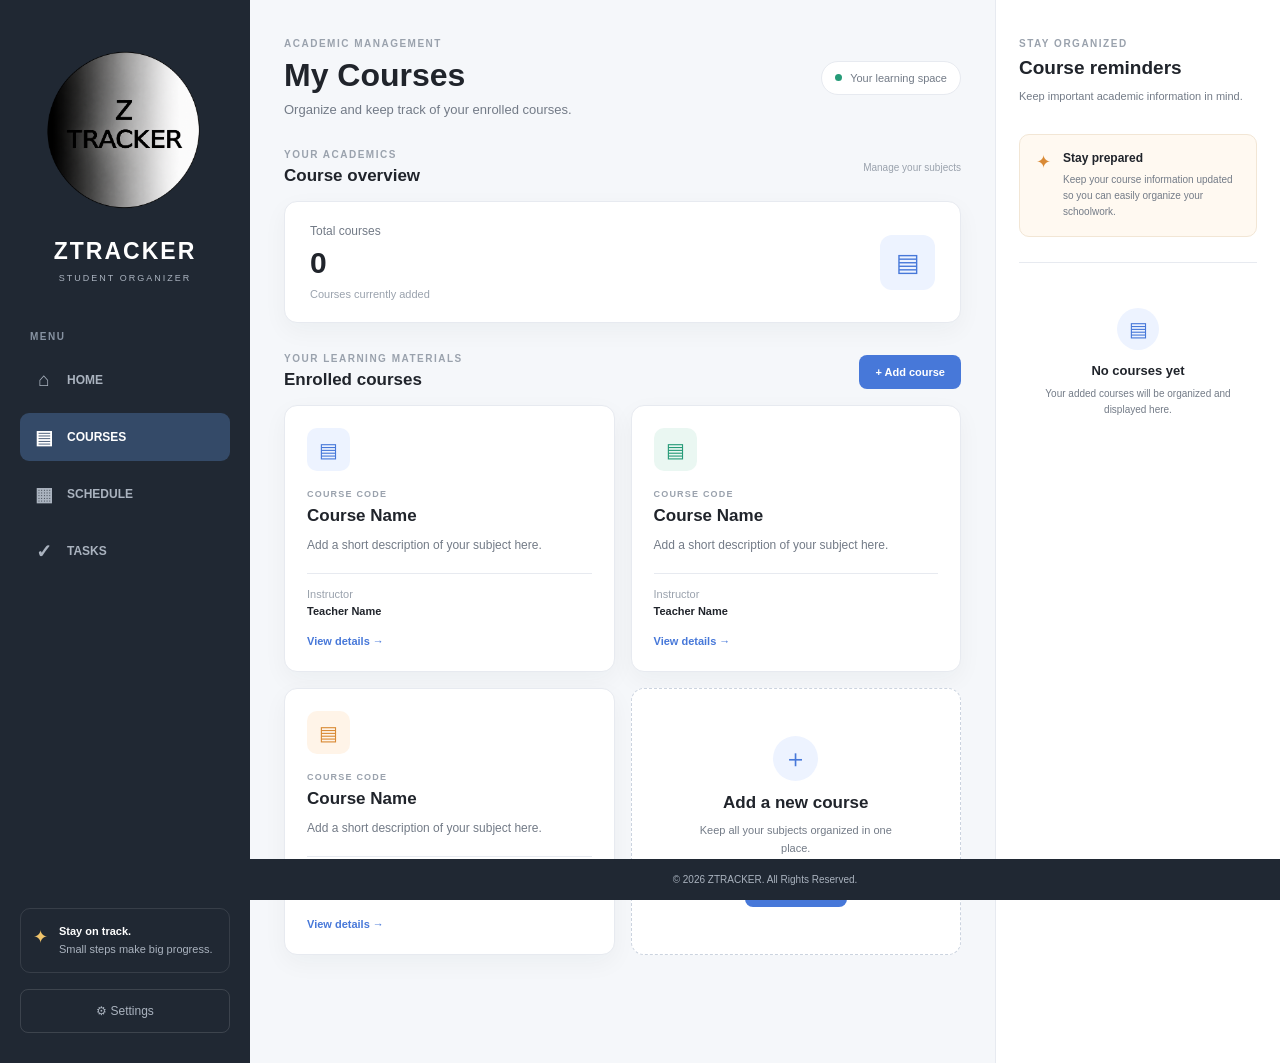
<file: Courses.html>
<!DOCTYPE html>
<html lang="en">
<head>
    <meta charset="UTF-8">
    <meta name="viewport" content="width=device-width, initial-scale=1.0">
    <title>ZTRACKER | Courses</title>

    <link rel="icon" type="image/png" href="ASSETS/LogoZTRACKER.png">
    <link rel="stylesheet" href="CSS/courses.css">
</head>

<body>
    <div class="dashboard">

        <!-- LEFT SIDEBAR -->
        <aside class="sidebar">

            <div class="Logo">
                <img src="ASSETS/LogoZTRACKER.png" alt="ZTRACKER Logo">
                <h1>ZTRACKER</h1>
                <span class="logo-subtitle">STUDENT ORGANIZER</span>
            </div>


            <div class="sidebar-label">MENU</div>

            <nav class="navigation">
                <a href="index.html">
                    <span class="nav-icon">⌂</span> HOME
                </a>

                <a class="active" href="Courses.html">
                    <span class="nav-icon">▤</span> COURSES
                </a>

                <a href="Schedule.html">
                    <span class="nav-icon">▦</span> SCHEDULE
                </a>

                <a href="Tasks.html">
                    <span class="nav-icon">✓</span> TASKS
                </a>
            </nav>

            <div class="sidebar-bottom">
                <div class="sidebar-tip">
                    <span class="tip-icon">✦</span>
                    <p>
                        <strong>Stay on track.</strong><br>
                        Small steps make big progress.
                    </p>
                </div>

                <button class="settings-button" type="button">
                    ⚙ Settings
                </button>
            </div>

        </aside>


        <!-- MAIN CONTENT -->
        <main class="main-container">

            <section class="main-content">

                <header class="page-header">
                    <div>
                        <p class="eyebrow">ACADEMIC MANAGEMENT</p>
                        <h2>My Courses</h2>
                        <p class="page-subtitle">
                            Organize and keep track of your enrolled courses.
                        </p>
                    </div>

                    <div class="today-chip">
                        <span class="today-dot"></span>
                        Your learning space
                    </div>
                </header>


                <!-- COURSE OVERVIEW -->
                <section class="section-block">

                    <div class="section-heading">
                        <div>
                            <p class="eyebrow">YOUR ACADEMICS</p>
                            <h3>Course overview</h3>
                        </div>

                        <span class="section-note">
                            Manage your subjects
                        </span>
                    </div>

                    <div class="course-summary">
                        <div>
                            <p class="summary-label">Total courses</p>
                            <h2>0</h2>
                            <p class="summary-description">
                                Courses currently added
                            </p>
                        </div>

                        <div class="summary-icon">▤</div>
                    </div>

                </section>


                <!-- COURSE LIST -->
                <section class="section-block">

                    <div class="section-heading">
                        <div>
                            <p class="eyebrow">YOUR LEARNING MATERIALS</p>
                            <h3>Enrolled courses</h3>
                        </div>

                        <button class="add-button" type="button">
                            + Add course
                        </button>
                    </div>


                    <div class="course-grid">

                        <article class="course-card">
                            <div class="course-icon blue">▤</div>

                            <p class="course-code">COURSE CODE</p>
                            <h3>Course Name</h3>

                            <p class="course-description">
                                Add a short description of your subject here.
                            </p>

                            <div class="course-details">
                                <span>Instructor</span>
                                <strong>Teacher Name</strong>
                            </div>

                            <a href="#" class="course-link">
                                View details →
                            </a>
                        </article>


                        <article class="course-card">
                            <div class="course-icon green">▤</div>

                            <p class="course-code">COURSE CODE</p>
                            <h3>Course Name</h3>

                            <p class="course-description">
                                Add a short description of your subject here.
                            </p>

                            <div class="course-details">
                                <span>Instructor</span>
                                <strong>Teacher Name</strong>
                            </div>

                            <a href="#" class="course-link">
                                View details →
                            </a>
                        </article>


                        <article class="course-card">
                            <div class="course-icon orange">▤</div>

                            <p class="course-code">COURSE CODE</p>
                            <h3>Course Name</h3>

                            <p class="course-description">
                                Add a short description of your subject here.
                            </p>

                            <div class="course-details">
                                <span>Instructor</span>
                                <strong>Teacher Name</strong>
                            </div>

                            <a href="#" class="course-link">
                                View details →
                            </a>
                        </article>


                        <article class="course-card add-course-card">
                            <div class="add-course-icon">＋</div>

                            <h3>Add a new course</h3>

                            <p>
                                Keep all your subjects organized
                                in one place.
                            </p>

                            <button class="add-button" type="button">
                                + Add course
                            </button>
                        </article>

                    </div>

                </section>

            </section>


            <!-- RIGHT SIDEBAR -->
            <aside class="right-sidebar">

                <div class="right-sidebar-header">
                    <p class="eyebrow">STAY ORGANIZED</p>
                    <h2>Course reminders</h2>

                    <p class="sidebar-description">
                        Keep important academic information in mind.
                    </p>
                </div>

                <div class="reminder-card">
                    <span class="reminder-icon">✦</span>

                    <div>
                        <h3>Stay prepared</h3>
                        <p>
                            Keep your course information updated
                            so you can easily organize your schoolwork.
                        </p>
                    </div>
                </div>

                <div class="sidebar-divider"></div>

                <div class="upcoming-empty">
                    <span class="empty-icon">▤</span>

                    <h3>No courses yet</h3>

                    <p>
                        Your added courses will be
                        organized and displayed here.
                    </p>
                </div>

            </aside>

        </main>

    </div>


    <footer class="footer">
        <p>© 2026 ZTRACKER. All Rights Reserved.</p>
    </footer>

</body>
</html>
</file>
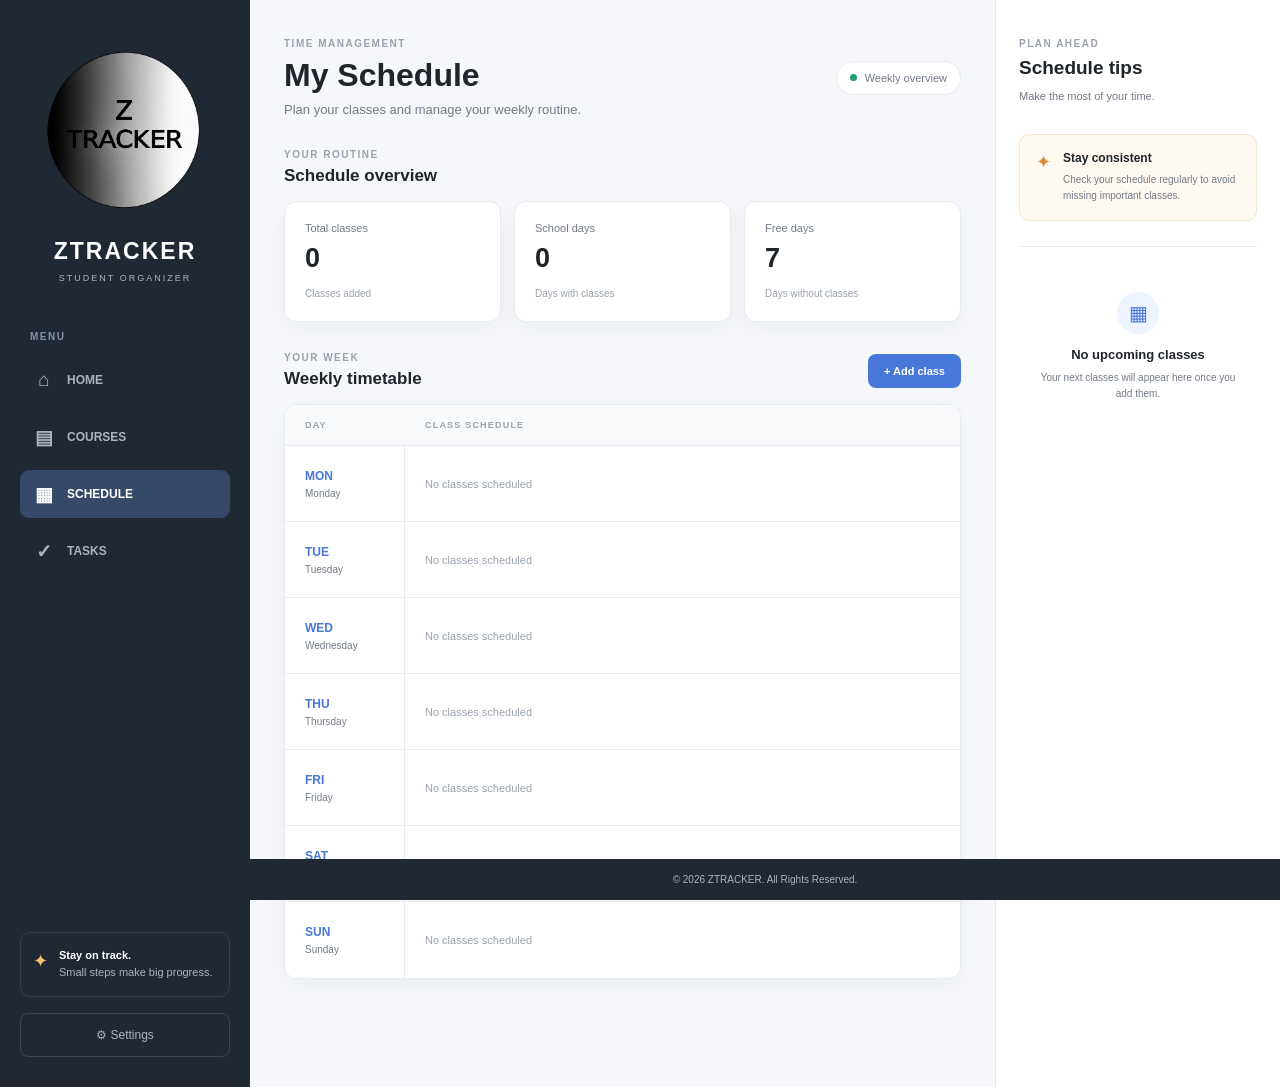
<file: Schedule.html>
<!DOCTYPE html>
<html lang="en">
<head>
    <meta charset="UTF-8">
    <meta name="viewport" content="width=device-width, initial-scale=1.0">
    <title>ZTRACKER | Schedule</title>

    <link rel="icon" type="image/png" href="ASSETS/LogoZTRACKER.png">
    <link rel="stylesheet" href="CSS/schedule.css">
</head>

<body>
    <div class="dashboard">

        <!-- LEFT SIDEBAR -->
        <aside class="sidebar">

            <div class="Logo">
                <img src="ASSETS/LogoZTRACKER.png" alt="ZTRACKER Logo">
                <h1>ZTRACKER</h1>
                <span class="logo-subtitle">STUDENT ORGANIZER</span>
            </div>


            <div class="sidebar-label">MENU</div>

            <nav class="navigation">
                <a href="index.html">
                    <span class="nav-icon">⌂</span> HOME
                </a>

                <a href="Courses.html">
                    <span class="nav-icon">▤</span> COURSES
                </a>

                <a class="active" href="Schedule.html">
                    <span class="nav-icon">▦</span> SCHEDULE
                </a>

                <a href="Tasks.html">
                    <span class="nav-icon">✓</span> TASKS
                </a>
            </nav>

            <div class="sidebar-bottom">
                <div class="sidebar-tip">
                    <span class="tip-icon">✦</span>
                    <p>
                        <strong>Stay on track.</strong><br>
                        Small steps make big progress.
                    </p>
                </div>

                <button class="settings-button" type="button">
                    ⚙ Settings
                </button>
            </div>

        </aside>


        <!-- MAIN CONTENT -->
        <main class="main-container">

            <section class="main-content">

                <header class="page-header">
                    <div>
                        <p class="eyebrow">TIME MANAGEMENT</p>
                        <h2>My Schedule</h2>
                        <p class="page-subtitle">
                            Plan your classes and manage your weekly routine.
                        </p>
                    </div>

                    <div class="today-chip">
                        <span class="today-dot"></span>
                        Weekly overview
                    </div>
                </header>


                <!-- SCHEDULE SUMMARY -->
                <section class="section-block">

                    <div class="section-heading">
                        <div>
                            <p class="eyebrow">YOUR ROUTINE</p>
                            <h3>Schedule overview</h3>
                        </div>
                    </div>

                    <div class="schedule-summary">

                        <div class="summary-item">
                            <p>Total classes</p>
                            <h2>0</h2>
                            <span>Classes added</span>
                        </div>

                        <div class="summary-item">
                            <p>School days</p>
                            <h2>0</h2>
                            <span>Days with classes</span>
                        </div>

                        <div class="summary-item">
                            <p>Free days</p>
                            <h2>7</h2>
                            <span>Days without classes</span>
                        </div>

                    </div>

                </section>


                <!-- WEEKLY SCHEDULE -->
                <section class="section-block">

                    <div class="section-heading">
                        <div>
                            <p class="eyebrow">YOUR WEEK</p>
                            <h3>Weekly timetable</h3>
                        </div>

                        <button class="add-button" type="button">
                            + Add class
                        </button>
                    </div>


                    <div class="schedule-card">

                        <div class="schedule-header">
                            <span>DAY</span>
                            <span>CLASS SCHEDULE</span>
                        </div>


                        <div class="day-row">
                            <div class="day-name">
                                <strong>MON</strong>
                                <span>Monday</span>
                            </div>

                            <div class="day-content">
                                <div class="empty-day">
                                    No classes scheduled
                                </div>
                            </div>
                        </div>


                        <div class="day-row">
                            <div class="day-name">
                                <strong>TUE</strong>
                                <span>Tuesday</span>
                            </div>

                            <div class="day-content">
                                <div class="empty-day">
                                    No classes scheduled
                                </div>
                            </div>
                        </div>


                        <div class="day-row">
                            <div class="day-name">
                                <strong>WED</strong>
                                <span>Wednesday</span>
                            </div>

                            <div class="day-content">
                                <div class="empty-day">
                                    No classes scheduled
                                </div>
                            </div>
                        </div>


                        <div class="day-row">
                            <div class="day-name">
                                <strong>THU</strong>
                                <span>Thursday</span>
                            </div>

                            <div class="day-content">
                                <div class="empty-day">
                                    No classes scheduled
                                </div>
                            </div>
                        </div>


                        <div class="day-row">
                            <div class="day-name">
                                <strong>FRI</strong>
                                <span>Friday</span>
                            </div>

                            <div class="day-content">
                                <div class="empty-day">
                                    No classes scheduled
                                </div>
                            </div>
                        </div>


                        <div class="day-row">
                            <div class="day-name">
                                <strong>SAT</strong>
                                <span>Saturday</span>
                            </div>

                            <div class="day-content">
                                <div class="empty-day">
                                    No classes scheduled
                                </div>
                            </div>
                        </div>


                        <div class="day-row">
                            <div class="day-name">
                                <strong>SUN</strong>
                                <span>Sunday</span>
                            </div>

                            <div class="day-content">
                                <div class="empty-day">
                                    No classes scheduled
                                </div>
                            </div>
                        </div>

                    </div>

                </section>

            </section>


            <!-- RIGHT SIDEBAR -->
            <aside class="right-sidebar">

                <div class="right-sidebar-header">
                    <p class="eyebrow">PLAN AHEAD</p>
                    <h2>Schedule tips</h2>

                    <p class="sidebar-description">
                        Make the most of your time.
                    </p>
                </div>


                <div class="reminder-card">
                    <span class="reminder-icon">✦</span>

                    <div>
                        <h3>Stay consistent</h3>
                        <p>
                            Check your schedule regularly
                            to avoid missing important classes.
                        </p>
                    </div>
                </div>


                <div class="sidebar-divider"></div>


                <div class="upcoming-empty">
                    <span class="empty-icon">▦</span>

                    <h3>No upcoming classes</h3>

                    <p>
                        Your next classes will appear
                        here once you add them.
                    </p>
                </div>

            </aside>

        </main>

    </div>


    <footer class="footer">
        <p>© 2026 ZTRACKER. All Rights Reserved.</p>
    </footer>

</body>
</html>
</file>
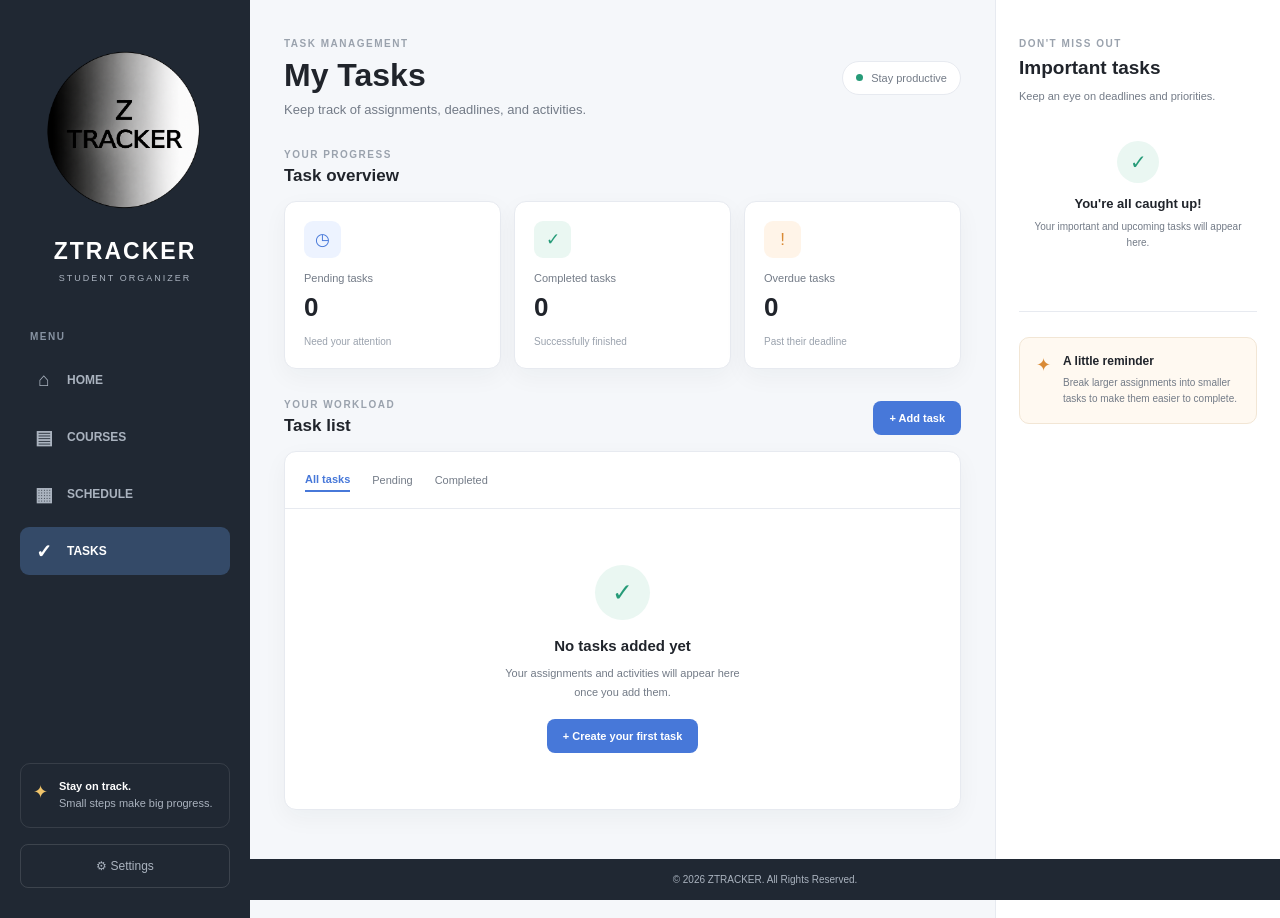
<file: Tasks.html>
<!DOCTYPE html>
<html lang="en">
<head>
    <meta charset="UTF-8">
    <meta name="viewport" content="width=device-width, initial-scale=1.0">
    <title>ZTRACKER | Tasks</title>

    <link rel="icon" type="image/png" href="ASSETS/LogoZTRACKER.png">
    <link rel="stylesheet" href="CSS/tasks.css">
</head>

<body>
    <div class="dashboard">

        <!-- LEFT SIDEBAR -->
        <aside class="sidebar">

            <div class="Logo">
                <img src="ASSETS/LogoZTRACKER.png" alt="ZTRACKER Logo">
                <h1>ZTRACKER</h1>
                <span class="logo-subtitle">STUDENT ORGANIZER</span>
            </div>


            <div class="sidebar-label">MENU</div>

            <nav class="navigation">
                <a href="index.html">
                    <span class="nav-icon">⌂</span> HOME
                </a>

                <a href="Courses.html">
                    <span class="nav-icon">▤</span> COURSES
                </a>

                <a href="Schedule.html">
                    <span class="nav-icon">▦</span> SCHEDULE
                </a>

                <a class="active" href="Tasks.html">
                    <span class="nav-icon">✓</span> TASKS
                </a>
            </nav>

            <div class="sidebar-bottom">
                <div class="sidebar-tip">
                    <span class="tip-icon">✦</span>
                    <p>
                        <strong>Stay on track.</strong><br>
                        Small steps make big progress.
                    </p>
                </div>

                <button class="settings-button" type="button">
                    ⚙ Settings
                </button>
            </div>

        </aside>


        <!-- MAIN CONTENT -->
        <main class="main-container">

            <section class="main-content">

                <header class="page-header">
                    <div>
                        <p class="eyebrow">TASK MANAGEMENT</p>
                        <h2>My Tasks</h2>
                        <p class="page-subtitle">
                            Keep track of assignments, deadlines, and activities.
                        </p>
                    </div>

                    <div class="today-chip">
                        <span class="today-dot"></span>
                        Stay productive
                    </div>
                </header>


                <!-- TASK SUMMARY -->
                <section class="section-block">

                    <div class="section-heading">
                        <div>
                            <p class="eyebrow">YOUR PROGRESS</p>
                            <h3>Task overview</h3>
                        </div>
                    </div>


                    <div class="task-summary">

                        <article class="summary-card">
                            <div class="summary-icon pending-icon">◷</div>
                            <p>Pending tasks</p>
                            <h2>0</h2>
                            <span>Need your attention</span>
                        </article>

                        <article class="summary-card">
                            <div class="summary-icon completed-icon">✓</div>
                            <p>Completed tasks</p>
                            <h2>0</h2>
                            <span>Successfully finished</span>
                        </article>

                        <article class="summary-card">
                            <div class="summary-icon overdue-icon">!</div>
                            <p>Overdue tasks</p>
                            <h2>0</h2>
                            <span>Past their deadline</span>
                        </article>

                    </div>

                </section>


                <!-- TASK LIST -->
                <section class="section-block">

                    <div class="section-heading">
                        <div>
                            <p class="eyebrow">YOUR WORKLOAD</p>
                            <h3>Task list</h3>
                        </div>

                        <button class="add-button" type="button">
                            + Add task
                        </button>
                    </div>


                    <div class="task-container">

                        <div class="task-filter">
                            <button class="filter-active" type="button">All tasks</button>
                            <button type="button">Pending</button>
                            <button type="button">Completed</button>
                        </div>


                        <div class="task-list">

                            <div class="empty-tasks">
                                <span class="empty-task-icon">✓</span>

                                <h3>No tasks added yet</h3>

                                <p>
                                    Your assignments and activities
                                    will appear here once you add them.
                                </p>

                                <button class="add-button" type="button">
                                    + Create your first task
                                </button>
                            </div>

                        </div>

                    </div>

                </section>

            </section>


            <!-- RIGHT SIDEBAR -->
            <aside class="right-sidebar">

                <div class="right-sidebar-header">
                    <p class="eyebrow">DON'T MISS OUT</p>
                    <h2>Important tasks</h2>

                    <p class="sidebar-description">
                        Keep an eye on deadlines and priorities.
                    </p>
                </div>


                <div class="upcoming-empty">
                    <span class="empty-icon">✓</span>

                    <h3>You're all caught up!</h3>

                    <p>
                        Your important and upcoming
                        tasks will appear here.
                    </p>
                </div>


                <div class="sidebar-divider"></div>


                <div class="reminder-card">
                    <span class="reminder-icon">✦</span>

                    <div>
                        <h3>A little reminder</h3>

                        <p>
                            Break larger assignments into
                            smaller tasks to make them
                            easier to complete.
                        </p>
                    </div>
                </div>

            </aside>

        </main>

    </div>


    <footer class="footer">
        <p>© 2026 ZTRACKER. All Rights Reserved.</p>
    </footer>

</body>
</html>
</file>
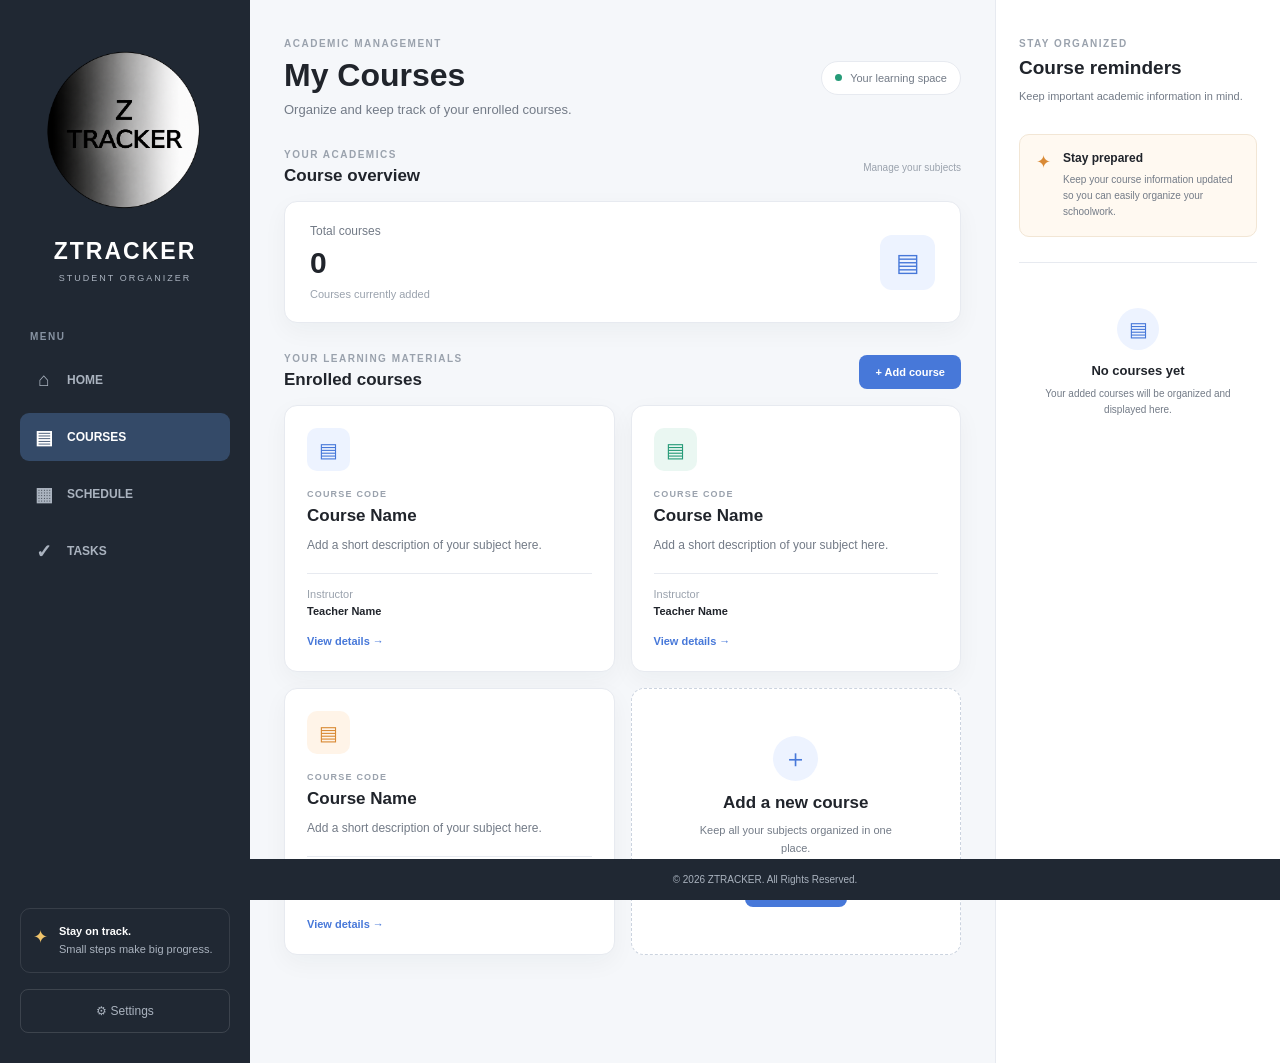
<file: HTML/Courses.html>
<!DOCTYPE html>
<html lang="en">
<head>
    <meta charset="UTF-8">
    <meta name="viewport" content="width=device-width, initial-scale=1.0">
    <title>ZTRACKER | Courses</title>

    <link rel="icon" type="image/png" href="../ASSETS/LogoZTRACKER.png">
    <link rel="stylesheet" href="../CSS/courses.css">
</head>

<body>
    <div class="dashboard">

        <!-- LEFT SIDEBAR -->
        <aside class="sidebar">

            <a class="Logo" href="Home.html">
                <img src="../ASSETS/LogoZTRACKER.png" alt="ZTRACKER Logo">
                <h1>ZTRACKER</h1>
                <span class="logo-subtitle">STUDENT ORGANIZER</span>
            </a>

            <div class="sidebar-label">MENU</div>

            <nav class="navigation">
                <a href="Home.html">
                    <span class="nav-icon">⌂</span> HOME
                </a>

                <a class="active" href="Courses.html">
                    <span class="nav-icon">▤</span> COURSES
                </a>

                <a href="Schedule.html">
                    <span class="nav-icon">▦</span> SCHEDULE
                </a>

                <a href="Tasks.html">
                    <span class="nav-icon">✓</span> TASKS
                </a>
            </nav>

            <div class="sidebar-bottom">
                <div class="sidebar-tip">
                    <span class="tip-icon">✦</span>
                    <p>
                        <strong>Stay on track.</strong><br>
                        Small steps make big progress.
                    </p>
                </div>

                <button class="settings-button" type="button">
                    ⚙ Settings
                </button>
            </div>

        </aside>


        <!-- MAIN CONTENT -->
        <main class="main-container">

            <section class="main-content">

                <header class="page-header">
                    <div>
                        <p class="eyebrow">ACADEMIC MANAGEMENT</p>
                        <h2>My Courses</h2>
                        <p class="page-subtitle">
                            Organize and keep track of your enrolled courses.
                        </p>
                    </div>

                    <div class="today-chip">
                        <span class="today-dot"></span>
                        Your learning space
                    </div>
                </header>


                <!-- COURSE OVERVIEW -->
                <section class="section-block">

                    <div class="section-heading">
                        <div>
                            <p class="eyebrow">YOUR ACADEMICS</p>
                            <h3>Course overview</h3>
                        </div>

                        <span class="section-note">
                            Manage your subjects
                        </span>
                    </div>

                    <div class="course-summary">
                        <div>
                            <p class="summary-label">Total courses</p>
                            <h2>0</h2>
                            <p class="summary-description">
                                Courses currently added
                            </p>
                        </div>

                        <div class="summary-icon">▤</div>
                    </div>

                </section>


                <!-- COURSE LIST -->
                <section class="section-block">

                    <div class="section-heading">
                        <div>
                            <p class="eyebrow">YOUR LEARNING MATERIALS</p>
                            <h3>Enrolled courses</h3>
                        </div>

                        <button class="add-button" type="button">
                            + Add course
                        </button>
                    </div>


                    <div class="course-grid">

                        <article class="course-card">
                            <div class="course-icon blue">▤</div>

                            <p class="course-code">COURSE CODE</p>
                            <h3>Course Name</h3>

                            <p class="course-description">
                                Add a short description of your subject here.
                            </p>

                            <div class="course-details">
                                <span>Instructor</span>
                                <strong>Teacher Name</strong>
                            </div>

                            <a href="#" class="course-link">
                                View details →
                            </a>
                        </article>


                        <article class="course-card">
                            <div class="course-icon green">▤</div>

                            <p class="course-code">COURSE CODE</p>
                            <h3>Course Name</h3>

                            <p class="course-description">
                                Add a short description of your subject here.
                            </p>

                            <div class="course-details">
                                <span>Instructor</span>
                                <strong>Teacher Name</strong>
                            </div>

                            <a href="#" class="course-link">
                                View details →
                            </a>
                        </article>


                        <article class="course-card">
                            <div class="course-icon orange">▤</div>

                            <p class="course-code">COURSE CODE</p>
                            <h3>Course Name</h3>

                            <p class="course-description">
                                Add a short description of your subject here.
                            </p>

                            <div class="course-details">
                                <span>Instructor</span>
                                <strong>Teacher Name</strong>
                            </div>

                            <a href="#" class="course-link">
                                View details →
                            </a>
                        </article>


                        <article class="course-card add-course-card">
                            <div class="add-course-icon">＋</div>

                            <h3>Add a new course</h3>

                            <p>
                                Keep all your subjects organized
                                in one place.
                            </p>

                            <button class="add-button" type="button">
                                + Add course
                            </button>
                        </article>

                    </div>

                </section>

            </section>


            <!-- RIGHT SIDEBAR -->
            <aside class="right-sidebar">

                <div class="right-sidebar-header">
                    <p class="eyebrow">STAY ORGANIZED</p>
                    <h2>Course reminders</h2>

                    <p class="sidebar-description">
                        Keep important academic information in mind.
                    </p>
                </div>

                <div class="reminder-card">
                    <span class="reminder-icon">✦</span>

                    <div>
                        <h3>Stay prepared</h3>
                        <p>
                            Keep your course information updated
                            so you can easily organize your schoolwork.
                        </p>
                    </div>
                </div>

                <div class="sidebar-divider"></div>

                <div class="upcoming-empty">
                    <span class="empty-icon">▤</span>

                    <h3>No courses yet</h3>

                    <p>
                        Your added courses will be
                        organized and displayed here.
                    </p>
                </div>

            </aside>

        </main>

    </div>


    <footer class="footer">
        <p>© 2026 ZTRACKER. All Rights Reserved.</p>
    </footer>

</body>
</html>
</file>
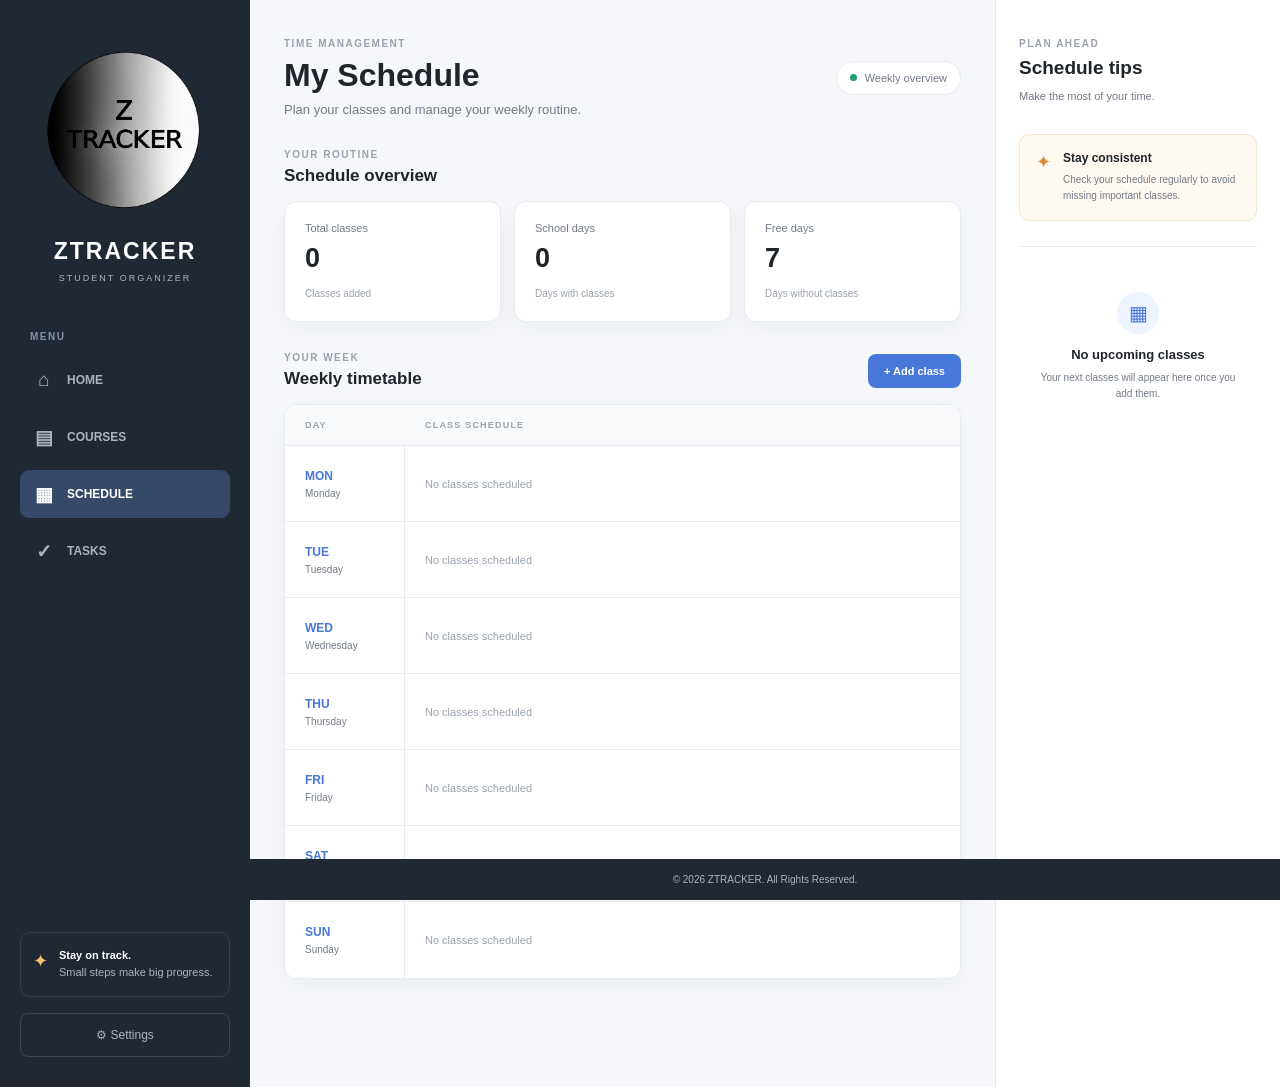
<file: HTML/Schedule.html>
<!DOCTYPE html>
<html lang="en">
<head>
    <meta charset="UTF-8">
    <meta name="viewport" content="width=device-width, initial-scale=1.0">
    <title>ZTRACKER | Schedule</title>

    <link rel="icon" type="image/png" href="../ASSETS/LogoZTRACKER.png">
    <link rel="stylesheet" href="../CSS/schedule.css">
</head>

<body>
    <div class="dashboard">

        <!-- LEFT SIDEBAR -->
        <aside class="sidebar">

            <a class="Logo" href="Home.html">
                <img src="../ASSETS/LogoZTRACKER.png" alt="ZTRACKER Logo">
                <h1>ZTRACKER</h1>
                <span class="logo-subtitle">STUDENT ORGANIZER</span>
            </a>

            <div class="sidebar-label">MENU</div>

            <nav class="navigation">
                <a href="Home.html">
                    <span class="nav-icon">⌂</span> HOME
                </a>

                <a href="Courses.html">
                    <span class="nav-icon">▤</span> COURSES
                </a>

                <a class="active" href="Schedule.html">
                    <span class="nav-icon">▦</span> SCHEDULE
                </a>

                <a href="Tasks.html">
                    <span class="nav-icon">✓</span> TASKS
                </a>
            </nav>

            <div class="sidebar-bottom">
                <div class="sidebar-tip">
                    <span class="tip-icon">✦</span>
                    <p>
                        <strong>Stay on track.</strong><br>
                        Small steps make big progress.
                    </p>
                </div>

                <button class="settings-button" type="button">
                    ⚙ Settings
                </button>
            </div>

        </aside>


        <!-- MAIN CONTENT -->
        <main class="main-container">

            <section class="main-content">

                <header class="page-header">
                    <div>
                        <p class="eyebrow">TIME MANAGEMENT</p>
                        <h2>My Schedule</h2>
                        <p class="page-subtitle">
                            Plan your classes and manage your weekly routine.
                        </p>
                    </div>

                    <div class="today-chip">
                        <span class="today-dot"></span>
                        Weekly overview
                    </div>
                </header>


                <!-- SCHEDULE SUMMARY -->
                <section class="section-block">

                    <div class="section-heading">
                        <div>
                            <p class="eyebrow">YOUR ROUTINE</p>
                            <h3>Schedule overview</h3>
                        </div>
                    </div>

                    <div class="schedule-summary">

                        <div class="summary-item">
                            <p>Total classes</p>
                            <h2>0</h2>
                            <span>Classes added</span>
                        </div>

                        <div class="summary-item">
                            <p>School days</p>
                            <h2>0</h2>
                            <span>Days with classes</span>
                        </div>

                        <div class="summary-item">
                            <p>Free days</p>
                            <h2>7</h2>
                            <span>Days without classes</span>
                        </div>

                    </div>

                </section>


                <!-- WEEKLY SCHEDULE -->
                <section class="section-block">

                    <div class="section-heading">
                        <div>
                            <p class="eyebrow">YOUR WEEK</p>
                            <h3>Weekly timetable</h3>
                        </div>

                        <button class="add-button" type="button">
                            + Add class
                        </button>
                    </div>


                    <div class="schedule-card">

                        <div class="schedule-header">
                            <span>DAY</span>
                            <span>CLASS SCHEDULE</span>
                        </div>


                        <div class="day-row">
                            <div class="day-name">
                                <strong>MON</strong>
                                <span>Monday</span>
                            </div>

                            <div class="day-content">
                                <div class="empty-day">
                                    No classes scheduled
                                </div>
                            </div>
                        </div>


                        <div class="day-row">
                            <div class="day-name">
                                <strong>TUE</strong>
                                <span>Tuesday</span>
                            </div>

                            <div class="day-content">
                                <div class="empty-day">
                                    No classes scheduled
                                </div>
                            </div>
                        </div>


                        <div class="day-row">
                            <div class="day-name">
                                <strong>WED</strong>
                                <span>Wednesday</span>
                            </div>

                            <div class="day-content">
                                <div class="empty-day">
                                    No classes scheduled
                                </div>
                            </div>
                        </div>


                        <div class="day-row">
                            <div class="day-name">
                                <strong>THU</strong>
                                <span>Thursday</span>
                            </div>

                            <div class="day-content">
                                <div class="empty-day">
                                    No classes scheduled
                                </div>
                            </div>
                        </div>


                        <div class="day-row">
                            <div class="day-name">
                                <strong>FRI</strong>
                                <span>Friday</span>
                            </div>

                            <div class="day-content">
                                <div class="empty-day">
                                    No classes scheduled
                                </div>
                            </div>
                        </div>


                        <div class="day-row">
                            <div class="day-name">
                                <strong>SAT</strong>
                                <span>Saturday</span>
                            </div>

                            <div class="day-content">
                                <div class="empty-day">
                                    No classes scheduled
                                </div>
                            </div>
                        </div>


                        <div class="day-row">
                            <div class="day-name">
                                <strong>SUN</strong>
                                <span>Sunday</span>
                            </div>

                            <div class="day-content">
                                <div class="empty-day">
                                    No classes scheduled
                                </div>
                            </div>
                        </div>

                    </div>

                </section>

            </section>


            <!-- RIGHT SIDEBAR -->
            <aside class="right-sidebar">

                <div class="right-sidebar-header">
                    <p class="eyebrow">PLAN AHEAD</p>
                    <h2>Schedule tips</h2>

                    <p class="sidebar-description">
                        Make the most of your time.
                    </p>
                </div>


                <div class="reminder-card">
                    <span class="reminder-icon">✦</span>

                    <div>
                        <h3>Stay consistent</h3>
                        <p>
                            Check your schedule regularly
                            to avoid missing important classes.
                        </p>
                    </div>
                </div>


                <div class="sidebar-divider"></div>


                <div class="upcoming-empty">
                    <span class="empty-icon">▦</span>

                    <h3>No upcoming classes</h3>

                    <p>
                        Your next classes will appear
                        here once you add them.
                    </p>
                </div>

            </aside>

        </main>

    </div>


    <footer class="footer">
        <p>© 2026 ZTRACKER. All Rights Reserved.</p>
    </footer>

</body>
</html>
</file>
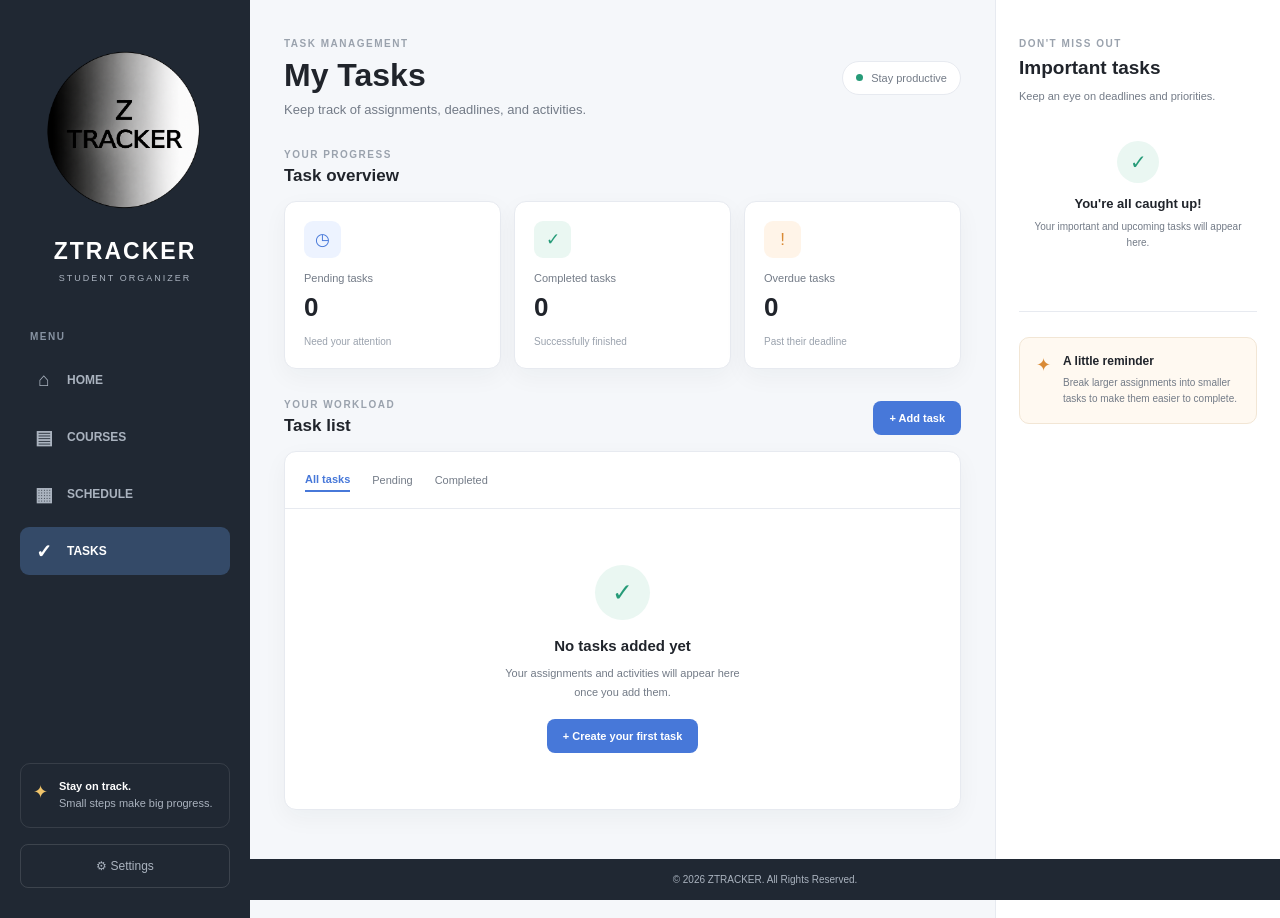
<file: HTML/Tasks.html>
<!DOCTYPE html>
<html lang="en">
<head>
    <meta charset="UTF-8">
    <meta name="viewport" content="width=device-width, initial-scale=1.0">
    <title>ZTRACKER | Tasks</title>

    <link rel="icon" type="image/png" href="../ASSETS/LogoZTRACKER.png">
    <link rel="stylesheet" href="../CSS/tasks.css">
</head>

<body>
    <div class="dashboard">

        <!-- LEFT SIDEBAR -->
        <aside class="sidebar">

            <a class="Logo" href="Home.html">
                <img src="../ASSETS/LogoZTRACKER.png" alt="ZTRACKER Logo">
                <h1>ZTRACKER</h1>
                <span class="logo-subtitle">STUDENT ORGANIZER</span>
            </a>

            <div class="sidebar-label">MENU</div>

            <nav class="navigation">
                <a href="Home.html">
                    <span class="nav-icon">⌂</span> HOME
                </a>

                <a href="Courses.html">
                    <span class="nav-icon">▤</span> COURSES
                </a>

                <a href="Schedule.html">
                    <span class="nav-icon">▦</span> SCHEDULE
                </a>

                <a class="active" href="Tasks.html">
                    <span class="nav-icon">✓</span> TASKS
                </a>
            </nav>

            <div class="sidebar-bottom">
                <div class="sidebar-tip">
                    <span class="tip-icon">✦</span>
                    <p>
                        <strong>Stay on track.</strong><br>
                        Small steps make big progress.
                    </p>
                </div>

                <button class="settings-button" type="button">
                    ⚙ Settings
                </button>
            </div>

        </aside>


        <!-- MAIN CONTENT -->
        <main class="main-container">

            <section class="main-content">

                <header class="page-header">
                    <div>
                        <p class="eyebrow">TASK MANAGEMENT</p>
                        <h2>My Tasks</h2>
                        <p class="page-subtitle">
                            Keep track of assignments, deadlines, and activities.
                        </p>
                    </div>

                    <div class="today-chip">
                        <span class="today-dot"></span>
                        Stay productive
                    </div>
                </header>


                <!-- TASK SUMMARY -->
                <section class="section-block">

                    <div class="section-heading">
                        <div>
                            <p class="eyebrow">YOUR PROGRESS</p>
                            <h3>Task overview</h3>
                        </div>
                    </div>


                    <div class="task-summary">

                        <article class="summary-card">
                            <div class="summary-icon pending-icon">◷</div>
                            <p>Pending tasks</p>
                            <h2>0</h2>
                            <span>Need your attention</span>
                        </article>

                        <article class="summary-card">
                            <div class="summary-icon completed-icon">✓</div>
                            <p>Completed tasks</p>
                            <h2>0</h2>
                            <span>Successfully finished</span>
                        </article>

                        <article class="summary-card">
                            <div class="summary-icon overdue-icon">!</div>
                            <p>Overdue tasks</p>
                            <h2>0</h2>
                            <span>Past their deadline</span>
                        </article>

                    </div>

                </section>


                <!-- TASK LIST -->
                <section class="section-block">

                    <div class="section-heading">
                        <div>
                            <p class="eyebrow">YOUR WORKLOAD</p>
                            <h3>Task list</h3>
                        </div>

                        <button class="add-button" type="button">
                            + Add task
                        </button>
                    </div>


                    <div class="task-container">

                        <div class="task-filter">
                            <button class="filter-active" type="button">All tasks</button>
                            <button type="button">Pending</button>
                            <button type="button">Completed</button>
                        </div>


                        <div class="task-list">

                            <div class="empty-tasks">
                                <span class="empty-task-icon">✓</span>

                                <h3>No tasks added yet</h3>

                                <p>
                                    Your assignments and activities
                                    will appear here once you add them.
                                </p>

                                <button class="add-button" type="button">
                                    + Create your first task
                                </button>
                            </div>

                        </div>

                    </div>

                </section>

            </section>


            <!-- RIGHT SIDEBAR -->
            <aside class="right-sidebar">

                <div class="right-sidebar-header">
                    <p class="eyebrow">DON'T MISS OUT</p>
                    <h2>Important tasks</h2>

                    <p class="sidebar-description">
                        Keep an eye on deadlines and priorities.
                    </p>
                </div>


                <div class="upcoming-empty">
                    <span class="empty-icon">✓</span>

                    <h3>You're all caught up!</h3>

                    <p>
                        Your important and upcoming
                        tasks will appear here.
                    </p>
                </div>


                <div class="sidebar-divider"></div>


                <div class="reminder-card">
                    <span class="reminder-icon">✦</span>

                    <div>
                        <h3>A little reminder</h3>

                        <p>
                            Break larger assignments into
                            smaller tasks to make them
                            easier to complete.
                        </p>
                    </div>
                </div>

            </aside>

        </main>

    </div>


    <footer class="footer">
        <p>© 2026 ZTRACKER. All Rights Reserved.</p>
    </footer>

</body>
</html>
</file>
<file: CSS/courses.css>
/* =========================================
   ZTRACKER - COURSES PAGE
========================================= */

:root {
    --ink: #20242b;
    --muted: #737b87;
    --soft-muted: #9aa2ad;
    --page: #f5f7fa;
    --white: #ffffff;
    --line: #e7eaf0;
    --sidebar: #202833;
    --sidebar-muted: #aab3bf;
    --accent: #4778d9;
    --green: #269b78;
    --orange: #d98a35;
    --shadow: 0 8px 24px rgba(28, 39, 56, 0.045);
}

/* GENERAL */

* {
    margin: 0;
    padding: 0;
    box-sizing: border-box;
    font-family: Arial, Helvetica, sans-serif;
}

body {
    min-width: 320px;
    background: var(--page);
    color: var(--ink);
}

a {
    color: inherit;
    text-decoration: none;
}

/* DASHBOARD */

.dashboard {
    display: flex;
    min-height: 100vh;
    width: 100%;
}

/* SIDEBAR */

.sidebar {
    width: 250px;
    min-width: 250px;
    min-height: 100vh;
    padding: 30px 20px;
    background: var(--sidebar);
    display: flex;
    flex-direction: column;
}

/* LOGO */

.Logo {
    display: flex;
    flex-direction: column;
    align-items: center;
    gap: 8px;

    margin-bottom: 48px;
    text-decoration: none;
}

.Logo img {
    width: 200px;
    height: 200px;
    object-fit: cover;
    border-radius: 22px;
}

.Logo h1 {
    color: var(--white);
    font-size: 23px;
    letter-spacing: 2px;
}

.logo-subtitle {
    color: var(--sidebar-muted);
    font-size: 9px;
    letter-spacing: 2px;
}

.sidebar-label {
    margin: 0 0 14px 10px;
    color: #8793a2;
    font-size: 10px;
    font-weight: bold;
    letter-spacing: 1.5px;
}

.navigation {
    display: flex;
    flex-direction: column;
    gap: 9px;
}

.navigation a {
    min-height: 48px;
    padding: 0 14px;
    display: flex;
    align-items: center;
    gap: 13px;
    border-radius: 9px;
    color: var(--sidebar-muted);
    font-size: 12px;
    font-weight: bold;
    transition: 0.2s;
}

.navigation a:hover {
    background: rgba(255,255,255,0.08);
    color: white;
}

.navigation a.active {
    background: #344a68;
    color: white;
}

.nav-icon {
    width: 20px;
    text-align: center;
    font-size: 19px;
}

/* SIDEBAR BOTTOM */

.sidebar-bottom {
    margin-top: auto;
}

.sidebar-tip {
    display: flex;
    gap: 11px;
    padding: 14px 12px;
    margin: 28px 0 16px;
    border: 1px solid rgba(255,255,255,0.1);
    border-radius: 10px;
    color: var(--sidebar-muted);
    font-size: 11px;
    line-height: 1.6;
}

.sidebar-tip strong {
    color: white;
}

.tip-icon {
    color: #f0c46b;
    font-size: 18px;
}

.settings-button {
    width: 100%;
    min-height: 44px;
    border: 1px solid rgba(255,255,255,0.13);
    border-radius: 8px;
    background: transparent;
    color: var(--sidebar-muted);
    font-size: 12px;
    cursor: pointer;
}

.settings-button:hover {
    background: rgba(255,255,255,0.08);
    color: white;
}

/* MAIN LAYOUT */

.main-container {
    flex: 1;
    min-width: 0;
    display: grid;
    grid-template-columns: minmax(0, 1fr) 285px;
}

.main-content {
    min-width: 0;
    padding: 38px 34px 78px;
}

/* HEADER */

.page-header {
    display: flex;
    align-items: center;
    justify-content: space-between;
    gap: 20px;
    margin-bottom: 32px;
}

.eyebrow {
    color: var(--soft-muted);
    font-size: 10px;
    font-weight: bold;
    letter-spacing: 1.5px;
}

.page-header h2 {
    margin-top: 8px;
    font-size: clamp(25px, 3vw, 32px);
}

.page-subtitle {
    margin-top: 8px;
    color: var(--muted);
    font-size: 13px;
}

.today-chip {
    display: inline-flex;
    align-items: center;
    gap: 8px;
    padding: 10px 13px;
    border: 1px solid var(--line);
    border-radius: 30px;
    background: white;
    color: var(--muted);
    font-size: 11px;
    white-space: nowrap;
}

.today-dot {
    width: 7px;
    height: 7px;
    border-radius: 50%;
    background: var(--green);
}

/* SECTION HEADINGS */

.section-block {
    margin-bottom: 30px;
}

.section-heading {
    display: flex;
    justify-content: space-between;
    align-items: center;
    gap: 12px;
    margin-bottom: 15px;
}

.section-heading h3 {
    margin-top: 6px;
    font-size: 17px;
}

.section-note {
    color: var(--soft-muted);
    font-size: 10px;
}

/* COURSE SUMMARY */

.course-summary {
    display: flex;
    align-items: center;
    justify-content: space-between;
    padding: 22px 25px;
    border: 1px solid var(--line);
    border-radius: 13px;
    background: white;
    box-shadow: var(--shadow);
}

.summary-label {
    color: var(--muted);
    font-size: 12px;
}

.course-summary h2 {
    margin: 8px 0;
    font-size: 30px;
}

.summary-description {
    color: var(--soft-muted);
    font-size: 11px;
}

.summary-icon {
    width: 55px;
    height: 55px;
    display: grid;
    place-items: center;
    border-radius: 12px;
    background: #edf3ff;
    color: var(--accent);
    font-size: 25px;
}

/* BUTTON */

.add-button {
    padding: 11px 16px;
    border: none;
    border-radius: 8px;
    background: var(--accent);
    color: white;
    font-size: 11px;
    font-weight: bold;
    cursor: pointer;
    transition: 0.2s;
}

.add-button:hover {
    background: #3566c4;
}

/* COURSE CARDS */

.course-grid {
    display: grid;
    grid-template-columns: repeat(2, minmax(0, 1fr));
    gap: 16px;
}

.course-card {
    padding: 22px;
    border: 1px solid var(--line);
    border-radius: 13px;
    background: white;
    box-shadow: var(--shadow);
    transition: 0.2s;
}

.course-card:hover {
    transform: translateY(-3px);
}

.course-icon {
    width: 43px;
    height: 43px;
    display: grid;
    place-items: center;
    border-radius: 10px;
    font-size: 20px;
    margin-bottom: 18px;
}

.course-icon.blue {
    background: #edf3ff;
    color: var(--accent);
}

.course-icon.green {
    background: #eaf7f2;
    color: var(--green);
}

.course-icon.orange {
    background: #fff4e8;
    color: var(--orange);
}

.course-code {
    color: var(--soft-muted);
    font-size: 9px;
    font-weight: bold;
    letter-spacing: 1.2px;
}

.course-card h3 {
    margin-top: 7px;
    font-size: 17px;
}

.course-description {
    margin-top: 10px;
    color: var(--muted);
    font-size: 12px;
    line-height: 1.6;
}

.course-details {
    display: flex;
    flex-direction: column;
    gap: 5px;
    margin-top: 18px;
    padding-top: 14px;
    border-top: 1px solid var(--line);
    font-size: 11px;
}

.course-details span {
    color: var(--soft-muted);
}

.course-details strong {
    color: var(--ink);
}

.course-link {
    display: inline-block;
    margin-top: 18px;
    color: var(--accent);
    font-size: 11px;
    font-weight: bold;
}

.add-course-card {
    display: flex;
    flex-direction: column;
    align-items: center;
    justify-content: center;
    text-align: center;
    border: 1px dashed #cbd3df;
    box-shadow: none;
}

.add-course-card h3 {
    margin-top: 12px;
}

.add-course-card p {
    max-width: 220px;
    margin: 9px 0 16px;
    color: var(--muted);
    font-size: 11px;
    line-height: 1.6;
}

.add-course-icon {
    width: 45px;
    height: 45px;
    display: grid;
    place-items: center;
    border-radius: 50%;
    background: #edf3ff;
    color: var(--accent);
    font-size: 25px;
}

/* RIGHT SIDEBAR */

.right-sidebar {
    padding: 38px 23px;
    border-left: 1px solid var(--line);
    background: white;
}

.right-sidebar-header h2 {
    margin-top: 8px;
    font-size: 19px;
}

.sidebar-description {
    margin-top: 9px;
    color: var(--muted);
    font-size: 11px;
    line-height: 1.6;
}

.reminder-card {
    display: flex;
    gap: 12px;
    margin-top: 28px;
    padding: 16px;
    border: 1px solid #f2e6d5;
    border-radius: 10px;
    background: #fff9f1;
}

.reminder-icon {
    color: var(--orange);
    font-size: 18px;
}

.reminder-card h3 {
    font-size: 12px;
}

.reminder-card p {
    margin-top: 7px;
    color: var(--muted);
    font-size: 10px;
    line-height: 1.6;
}

.sidebar-divider {
    height: 1px;
    margin: 25px 0;
    background: var(--line);
}

.upcoming-empty {
    padding: 20px 12px;
    text-align: center;
}

.empty-icon {
    width: 42px;
    height: 42px;
    display: grid;
    place-items: center;
    margin: 0 auto 13px;
    border-radius: 50%;
    background: #edf3ff;
    color: var(--accent);
    font-size: 20px;
}

.upcoming-empty h3 {
    font-size: 13px;
}

.upcoming-empty p {
    margin-top: 8px;
    color: var(--muted);
    font-size: 10px;
    line-height: 1.6;
}

/* FOOTER */

.footer {
    position: fixed;
    bottom: 0;
    left: 250px;
    width: calc(100% - 250px);

    padding: 15px;
    background: #202833;
    color: #aab3bf;
    text-align: center;
    font-size: 10px;

    z-index: 1000;
}

/* RESPONSIVE */

@media (max-width: 1100px) {
    .main-container {
        grid-template-columns: minmax(0, 1fr) 240px;
    }

    .main-content {
        padding: 30px 24px 60px;
    }
}

@media (max-width: 850px) {
    .sidebar {
        width: 200px;
        min-width: 200px;
    }

    .main-container {
        grid-template-columns: 1fr;
    }

    .right-sidebar {
        display: none;
    }
}

@media (max-width: 600px) {
    .dashboard {
        flex-direction: column;
    }

    .sidebar {
        width: 100%;
        min-width: 0;
        min-height: auto;
        padding: 18px;
    }

    .Logo {
        margin-bottom: 20px;
    }

    .navigation {
        flex-direction: row;
        flex-wrap: wrap;
    }

    .navigation a {
        flex: 1;
        justify-content: center;
        padding: 0 8px;
        font-size: 10px;
    }

    .sidebar-label,
    .sidebar-bottom {
        display: none;
    }

    .main-content {
        padding: 25px 18px;
    }

    .page-header {
        align-items: flex-start;
        flex-direction: column;
    }

    .course-grid {
        grid-template-columns: 1fr;
    }
}
</file>
<file: CSS/schedule.css>
/* =========================================
   ZTRACKER - SCHEDULE PAGE
========================================= */

:root {
    --ink: #20242b;
    --muted: #737b87;
    --soft-muted: #9aa2ad;
    --page: #f5f7fa;
    --white: #ffffff;
    --line: #e7eaf0;
    --sidebar: #202833;
    --sidebar-muted: #aab3bf;
    --accent: #4778d9;
    --green: #269b78;
    --orange: #d98a35;
    --shadow: 0 8px 24px rgba(28, 39, 56, 0.045);
}

/* GENERAL */

* {
    margin: 0;
    padding: 0;
    box-sizing: border-box;
    font-family: Arial, Helvetica, sans-serif;
}

body {
    min-width: 320px;
    background: var(--page);
    color: var(--ink);
}

a {
    color: inherit;
    text-decoration: none;
}

/* DASHBOARD */

.dashboard {
    display: flex;
    min-height: 100vh;
    width: 100%;
}

/* SIDEBAR */

.sidebar {
    width: 250px;
    min-width: 250px;
    min-height: 100vh;
    padding: 30px 20px;
    background: var(--sidebar);
    display: flex;
    flex-direction: column;
}

/* LOGO */

.Logo {
    display: flex;
    flex-direction: column;
    align-items: center;
    gap: 8px;

    margin-bottom: 48px;
    text-decoration: none;
}

.Logo img {
    width: 200px;
    height: 200px;
    object-fit: cover;
    border-radius: 22px;
}

.Logo h1 {
    color: var(--white);
    font-size: 23px;
    letter-spacing: 2px;
}

.logo-subtitle {
    color: var(--sidebar-muted);
    font-size: 9px;
    letter-spacing: 2px;
}

.sidebar-label {
    margin: 0 0 14px 10px;
    color: #8793a2;
    font-size: 10px;
    font-weight: bold;
    letter-spacing: 1.5px;
}

.navigation {
    display: flex;
    flex-direction: column;
    gap: 9px;
}

.navigation a {
    min-height: 48px;
    padding: 0 14px;
    display: flex;
    align-items: center;
    gap: 13px;
    border-radius: 9px;
    color: var(--sidebar-muted);
    font-size: 12px;
    font-weight: bold;
    transition: 0.2s;
}

.navigation a:hover {
    background: rgba(255,255,255,0.08);
    color: white;
}

.navigation a.active {
    background: #344a68;
    color: white;
}

.nav-icon {
    width: 20px;
    text-align: center;
    font-size: 19px;
}

/* SIDEBAR BOTTOM */

.sidebar-bottom {
    margin-top: auto;
}

.sidebar-tip {
    display: flex;
    gap: 11px;
    padding: 14px 12px;
    margin: 28px 0 16px;
    border: 1px solid rgba(255,255,255,0.1);
    border-radius: 10px;
    color: var(--sidebar-muted);
    font-size: 11px;
    line-height: 1.6;
}

.sidebar-tip strong {
    color: white;
}

.tip-icon {
    color: #f0c46b;
    font-size: 18px;
}

.settings-button {
    width: 100%;
    min-height: 44px;
    border: 1px solid rgba(255,255,255,0.13);
    border-radius: 8px;
    background: transparent;
    color: var(--sidebar-muted);
    font-size: 12px;
    cursor: pointer;
}

.settings-button:hover {
    background: rgba(255,255,255,0.08);
    color: white;
}

/* MAIN LAYOUT */

.main-container {
    flex: 1;
    min-width: 0;
    display: grid;
    grid-template-columns: minmax(0, 1fr) 285px;
}

.main-content {
    min-width: 0;
    padding: 38px 34px 78px;
}

/* HEADER */

.page-header {
    display: flex;
    align-items: center;
    justify-content: space-between;
    gap: 20px;
    margin-bottom: 32px;
}

.eyebrow {
    color: var(--soft-muted);
    font-size: 10px;
    font-weight: bold;
    letter-spacing: 1.5px;
}

.page-header h2 {
    margin-top: 8px;
    font-size: clamp(25px, 3vw, 32px);
}

.page-subtitle {
    margin-top: 8px;
    color: var(--muted);
    font-size: 13px;
}

.today-chip {
    display: inline-flex;
    align-items: center;
    gap: 8px;
    padding: 10px 13px;
    border: 1px solid var(--line);
    border-radius: 30px;
    background: white;
    color: var(--muted);
    font-size: 11px;
    white-space: nowrap;
}

.today-dot {
    width: 7px;
    height: 7px;
    border-radius: 50%;
    background: var(--green);
}

/* SECTION HEADINGS */

.section-block {
    margin-bottom: 30px;
}

.section-heading {
    display: flex;
    justify-content: space-between;
    align-items: center;
    gap: 12px;
    margin-bottom: 15px;
}

.section-heading h3 {
    margin-top: 6px;
    font-size: 17px;
}

/* SCHEDULE SUMMARY */

.schedule-summary {
    display: grid;
    grid-template-columns: repeat(3, 1fr);
    gap: 13px;
}

.summary-item {
    padding: 20px;
    border: 1px solid var(--line);
    border-radius: 12px;
    background: white;
    box-shadow: var(--shadow);
}

.summary-item p {
    color: var(--muted);
    font-size: 11px;
}

.summary-item h2 {
    margin: 9px 0;
    font-size: 27px;
}

.summary-item span {
    color: var(--soft-muted);
    font-size: 10px;
}

/* ADD BUTTON */

.add-button {
    padding: 11px 16px;
    border: none;
    border-radius: 8px;
    background: var(--accent);
    color: white;
    font-size: 11px;
    font-weight: bold;
    cursor: pointer;
    transition: 0.2s;
}

.add-button:hover {
    background: #3566c4;
}

/* SCHEDULE CARD */

.schedule-card {
    overflow: hidden;
    border: 1px solid var(--line);
    border-radius: 12px;
    background: white;
    box-shadow: var(--shadow);
}

.schedule-header {
    display: grid;
    grid-template-columns: 120px 1fr;
    padding: 15px 20px;
    background: #f8f9fb;
    border-bottom: 1px solid var(--line);
    color: var(--soft-muted);
    font-size: 9px;
    font-weight: bold;
    letter-spacing: 1.2px;
}

.day-row {
    display: grid;
    grid-template-columns: 120px 1fr;
    min-height: 76px;
    border-bottom: 1px solid var(--line);
}

.day-row:last-child {
    border-bottom: none;
}

.day-name {
    display: flex;
    flex-direction: column;
    justify-content: center;
    gap: 5px;
    padding: 12px 20px;
    border-right: 1px solid var(--line);
}

.day-name strong {
    color: var(--accent);
    font-size: 12px;
}

.day-name span {
    color: var(--muted);
    font-size: 10px;
}

.day-content {
    display: flex;
    align-items: center;
    padding: 12px 20px;
}

.empty-day {
    color: var(--soft-muted);
    font-size: 11px;
}

/* RIGHT SIDEBAR */

.right-sidebar {
    padding: 38px 23px;
    border-left: 1px solid var(--line);
    background: white;
}

.right-sidebar-header h2 {
    margin-top: 8px;
    font-size: 19px;
}

.sidebar-description {
    margin-top: 9px;
    color: var(--muted);
    font-size: 11px;
    line-height: 1.6;
}

.reminder-card {
    display: flex;
    gap: 12px;
    margin-top: 28px;
    padding: 16px;
    border: 1px solid #f2e6d5;
    border-radius: 10px;
    background: #fff9f1;
}

.reminder-icon {
    color: var(--orange);
    font-size: 18px;
}

.reminder-card h3 {
    font-size: 12px;
}

.reminder-card p {
    margin-top: 7px;
    color: var(--muted);
    font-size: 10px;
    line-height: 1.6;
}

.sidebar-divider {
    height: 1px;
    margin: 25px 0;
    background: var(--line);
}

.upcoming-empty {
    padding: 20px 12px;
    text-align: center;
}

.empty-icon {
    width: 42px;
    height: 42px;
    display: grid;
    place-items: center;
    margin: 0 auto 13px;
    border-radius: 50%;
    background: #edf3ff;
    color: var(--accent);
    font-size: 20px;
}

.upcoming-empty h3 {
    font-size: 13px;
}

.upcoming-empty p {
    margin-top: 8px;
    color: var(--muted);
    font-size: 10px;
    line-height: 1.6;
}

/* FOOTER */

.footer {
    position: fixed;
    bottom: 0;
    left: 250px;
    width: calc(100% - 250px);

    padding: 15px;
    background: #202833;
    color: #aab3bf;
    text-align: center;
    font-size: 10px;

    z-index: 1000;
}

/* RESPONSIVE */

@media (max-width: 1100px) {
    .main-container {
        grid-template-columns: minmax(0, 1fr) 240px;
    }

    .main-content {
        padding: 30px 24px 60px;
    }
}

@media (max-width: 850px) {
    .sidebar {
        width: 200px;
        min-width: 200px;
    }

    .main-container {
        grid-template-columns: 1fr;
    }

    .right-sidebar {
        display: none;
    }
}

@media (max-width: 600px) {
    .dashboard {
        flex-direction: column;
    }

    .sidebar {
        width: 100%;
        min-width: 0;
        min-height: auto;
        padding: 18px;
    }

    .Logo {
        margin-bottom: 20px;
    }

    .navigation {
        flex-direction: row;
        flex-wrap: wrap;
    }

    .navigation a {
        flex: 1;
        justify-content: center;
        padding: 0 8px;
        font-size: 10px;
    }

    .sidebar-label,
    .sidebar-bottom {
        display: none;
    }

    .main-content {
        padding: 25px 18px;
    }

    .page-header {
        align-items: flex-start;
        flex-direction: column;
    }

    .schedule-summary {
        grid-template-columns: 1fr;
    }

    .schedule-header,
    .day-row {
        grid-template-columns: 85px 1fr;
    }

    .day-name {
        padding: 10px;
    }
}
</file>
<file: CSS/tasks.css>
/* =========================================
   ZTRACKER - TASKS PAGE
========================================= */

:root {
    --ink: #20242b;
    --muted: #737b87;
    --soft-muted: #9aa2ad;
    --page: #f5f7fa;
    --white: #ffffff;
    --line: #e7eaf0;
    --sidebar: #202833;
    --sidebar-muted: #aab3bf;
    --accent: #4778d9;
    --green: #269b78;
    --orange: #d98a35;
    --shadow: 0 8px 24px rgba(28, 39, 56, 0.045);
}

/* GENERAL */

* {
    margin: 0;
    padding: 0;
    box-sizing: border-box;
    font-family: Arial, Helvetica, sans-serif;
}

body {
    min-width: 320px;
    background: var(--page);
    color: var(--ink);
}

a {
    color: inherit;
    text-decoration: none;
}

/* DASHBOARD */

.dashboard {
    display: flex;
    min-height: 100vh;
    width: 100%;
}

/* SIDEBAR */

.sidebar {
    width: 250px;
    min-width: 250px;
    min-height: 100vh;
    padding: 30px 20px;
    background: var(--sidebar);
    display: flex;
    flex-direction: column;
}

/* LOGO */

.Logo {
    display: flex;
    flex-direction: column;
    align-items: center;
    gap: 8px;

    margin-bottom: 48px;
    text-decoration: none;
}

.Logo img {
    width: 200px;
    height: 200px;
    object-fit: cover;
    border-radius: 22px;
}

.Logo h1 {
    color: var(--white);
    font-size: 23px;
    letter-spacing: 2px;
}

.logo-subtitle {
    color: var(--sidebar-muted);
    font-size: 9px;
    letter-spacing: 2px;
}


/* SIDEBAR LABELS */

.sidebar-label {
    margin: 0 0 14px 10px;
    color: #8793a2;
    font-size: 10px;
    font-weight: bold;
    letter-spacing: 1.5px;
}

.navigation {
    display: flex;
    flex-direction: column;
    gap: 9px;
}

.navigation a {
    min-height: 48px;
    padding: 0 14px;
    display: flex;
    align-items: center;
    gap: 13px;
    border-radius: 9px;
    color: var(--sidebar-muted);
    font-size: 12px;
    font-weight: bold;
    transition: 0.2s;
}

.navigation a:hover {
    background: rgba(255,255,255,0.08);
    color: white;
}

.navigation a.active {
    background: #344a68;
    color: white;
}

.nav-icon {
    width: 20px;
    text-align: center;
    font-size: 19px;
}

/* SIDEBAR BOTTOM */

.sidebar-bottom {
    margin-top: auto;
}

.sidebar-tip {
    display: flex;
    gap: 11px;
    padding: 14px 12px;
    margin: 28px 0 16px;
    border: 1px solid rgba(255,255,255,0.1);
    border-radius: 10px;
    color: var(--sidebar-muted);
    font-size: 11px;
    line-height: 1.6;
}

.sidebar-tip strong {
    color: white;
}

.tip-icon {
    color: #f0c46b;
    font-size: 18px;
}

.settings-button {
    width: 100%;
    min-height: 44px;
    border: 1px solid rgba(255,255,255,0.13);
    border-radius: 8px;
    background: transparent;
    color: var(--sidebar-muted);
    font-size: 12px;
    cursor: pointer;
}

.settings-button:hover {
    background: rgba(255,255,255,0.08);
    color: white;
}

/* MAIN LAYOUT */

.main-container {
    flex: 1;
    min-width: 0;
    display: grid;
    grid-template-columns: minmax(0, 1fr) 285px;
}

.main-content {
    min-width: 0;
    padding: 38px 34px 78px;
}

/* HEADER */

.page-header {
    display: flex;
    align-items: center;
    justify-content: space-between;
    gap: 20px;
    margin-bottom: 32px;
}

.eyebrow {
    color: var(--soft-muted);
    font-size: 10px;
    font-weight: bold;
    letter-spacing: 1.5px;
}

.page-header h2 {
    margin-top: 8px;
    font-size: clamp(25px, 3vw, 32px);
}

.page-subtitle {
    margin-top: 8px;
    color: var(--muted);
    font-size: 13px;
}

.today-chip {
    display: inline-flex;
    align-items: center;
    gap: 8px;
    padding: 10px 13px;
    border: 1px solid var(--line);
    border-radius: 30px;
    background: white;
    color: var(--muted);
    font-size: 11px;
    white-space: nowrap;
}

.today-dot {
    width: 7px;
    height: 7px;
    border-radius: 50%;
    background: var(--green);
}

/* SECTION HEADINGS */

.section-block {
    margin-bottom: 30px;
}

.section-heading {
    display: flex;
    justify-content: space-between;
    align-items: center;
    gap: 12px;
    margin-bottom: 15px;
}

.section-heading h3 {
    margin-top: 6px;
    font-size: 17px;
}

/* TASK SUMMARY */

.task-summary {
    display: grid;
    grid-template-columns: repeat(3, 1fr);
    gap: 13px;
}

.summary-card {
    padding: 19px;
    border: 1px solid var(--line);
    border-radius: 12px;
    background: white;
    box-shadow: var(--shadow);
}

.summary-icon {
    width: 37px;
    height: 37px;
    display: grid;
    place-items: center;
    margin-bottom: 14px;
    border-radius: 9px;
    font-size: 17px;
}

.pending-icon {
    background: #edf3ff;
    color: var(--accent);
}

.completed-icon {
    background: #eaf7f2;
    color: var(--green);
}

.overdue-icon {
    background: #fff4e8;
    color: var(--orange);
}

.summary-card p {
    color: var(--muted);
    font-size: 11px;
}

.summary-card h2 {
    margin: 8px 0;
    font-size: 26px;
}

.summary-card span {
    color: var(--soft-muted);
    font-size: 10px;
}

/* ADD BUTTON */

.add-button {
    padding: 11px 16px;
    border: none;
    border-radius: 8px;
    background: var(--accent);
    color: white;
    font-size: 11px;
    font-weight: bold;
    cursor: pointer;
    transition: 0.2s;
}

.add-button:hover {
    background: #3566c4;
}

/* TASK CONTAINER */

.task-container {
    overflow: hidden;
    border: 1px solid var(--line);
    border-radius: 12px;
    background: white;
    box-shadow: var(--shadow);
}

.task-filter {
    display: flex;
    gap: 22px;
    padding: 16px 20px;
    border-bottom: 1px solid var(--line);
}

.task-filter button {
    padding: 5px 0;
    border: none;
    background: transparent;
    color: var(--muted);
    font-size: 11px;
    cursor: pointer;
}

.task-filter button.filter-active {
    color: var(--accent);
    font-weight: bold;
    border-bottom: 2px solid var(--accent);
}

/* EMPTY TASKS */

.empty-tasks {
    display: flex;
    flex-direction: column;
    align-items: center;
    justify-content: center;
    min-height: 300px;
    padding: 35px 20px;
    text-align: center;
}

.empty-task-icon {
    width: 55px;
    height: 55px;
    display: grid;
    place-items: center;
    margin-bottom: 17px;
    border-radius: 50%;
    background: #eaf7f2;
    color: var(--green);
    font-size: 25px;
}

.empty-tasks h3 {
    font-size: 15px;
}

.empty-tasks p {
    max-width: 260px;
    margin: 10px 0 18px;
    color: var(--muted);
    font-size: 11px;
    line-height: 1.7;
}

/* RIGHT SIDEBAR */

.right-sidebar {
    padding: 38px 23px;
    border-left: 1px solid var(--line);
    background: white;
}

.right-sidebar-header h2 {
    margin-top: 8px;
    font-size: 19px;
}

.sidebar-description {
    margin-top: 9px;
    color: var(--muted);
    font-size: 11px;
    line-height: 1.6;
}

.upcoming-empty {
    padding: 35px 12px;
    text-align: center;
}

.empty-icon {
    width: 42px;
    height: 42px;
    display: grid;
    place-items: center;
    margin: 0 auto 13px;
    border-radius: 50%;
    background: #eaf7f2;
    color: var(--green);
    font-size: 20px;
}

.upcoming-empty h3 {
    font-size: 13px;
}

.upcoming-empty p {
    margin-top: 8px;
    color: var(--muted);
    font-size: 10px;
    line-height: 1.6;
}

.sidebar-divider {
    height: 1px;
    margin: 25px 0;
    background: var(--line);
}

.reminder-card {
    display: flex;
    gap: 12px;
    padding: 16px;
    border: 1px solid #f2e6d5;
    border-radius: 10px;
    background: #fff9f1;
}

.reminder-icon {
    color: var(--orange);
    font-size: 18px;
}

.reminder-card h3 {
    font-size: 12px;
}

.reminder-card p {
    margin-top: 7px;
    color: var(--muted);
    font-size: 10px;
    line-height: 1.6;
}

/* FOOTER */

.footer {
    position: fixed;
    bottom: 0;
    left: 250px;
    width: calc(100% - 250px);

    padding: 15px;
    background: #202833;
    color: #aab3bf;
    text-align: center;
    font-size: 10px;

    z-index: 1000;
}

/* RESPONSIVE */

@media (max-width: 1100px) {
    .main-container {
        grid-template-columns: minmax(0, 1fr) 240px;
    }

    .main-content {
        padding: 30px 24px 60px;
    }
}

@media (max-width: 850px) {
    .sidebar {
        width: 200px;
        min-width: 200px;
    }

    .main-container {
        grid-template-columns: 1fr;
    }

    .right-sidebar {
        display: none;
    }
}

@media (max-width: 600px) {
    .dashboard {
        flex-direction: column;
    }

    .sidebar {
        width: 100%;
        min-width: 0;
        min-height: auto;
        padding: 18px;
    }

    .Logo {
        margin-bottom: 20px;
    }

    .navigation {
        flex-direction: row;
        flex-wrap: wrap;
    }

    .navigation a {
        flex: 1;
        justify-content: center;
        padding: 0 8px;
        font-size: 10px;
    }

    .sidebar-label,
    .sidebar-bottom {
        display: none;
    }

    .main-content {
        padding: 25px 18px;
    }

    .page-header {
        align-items: flex-start;
        flex-direction: column;
    }

    .task-summary {
        grid-template-columns: 1fr;
    }
}
</file>
